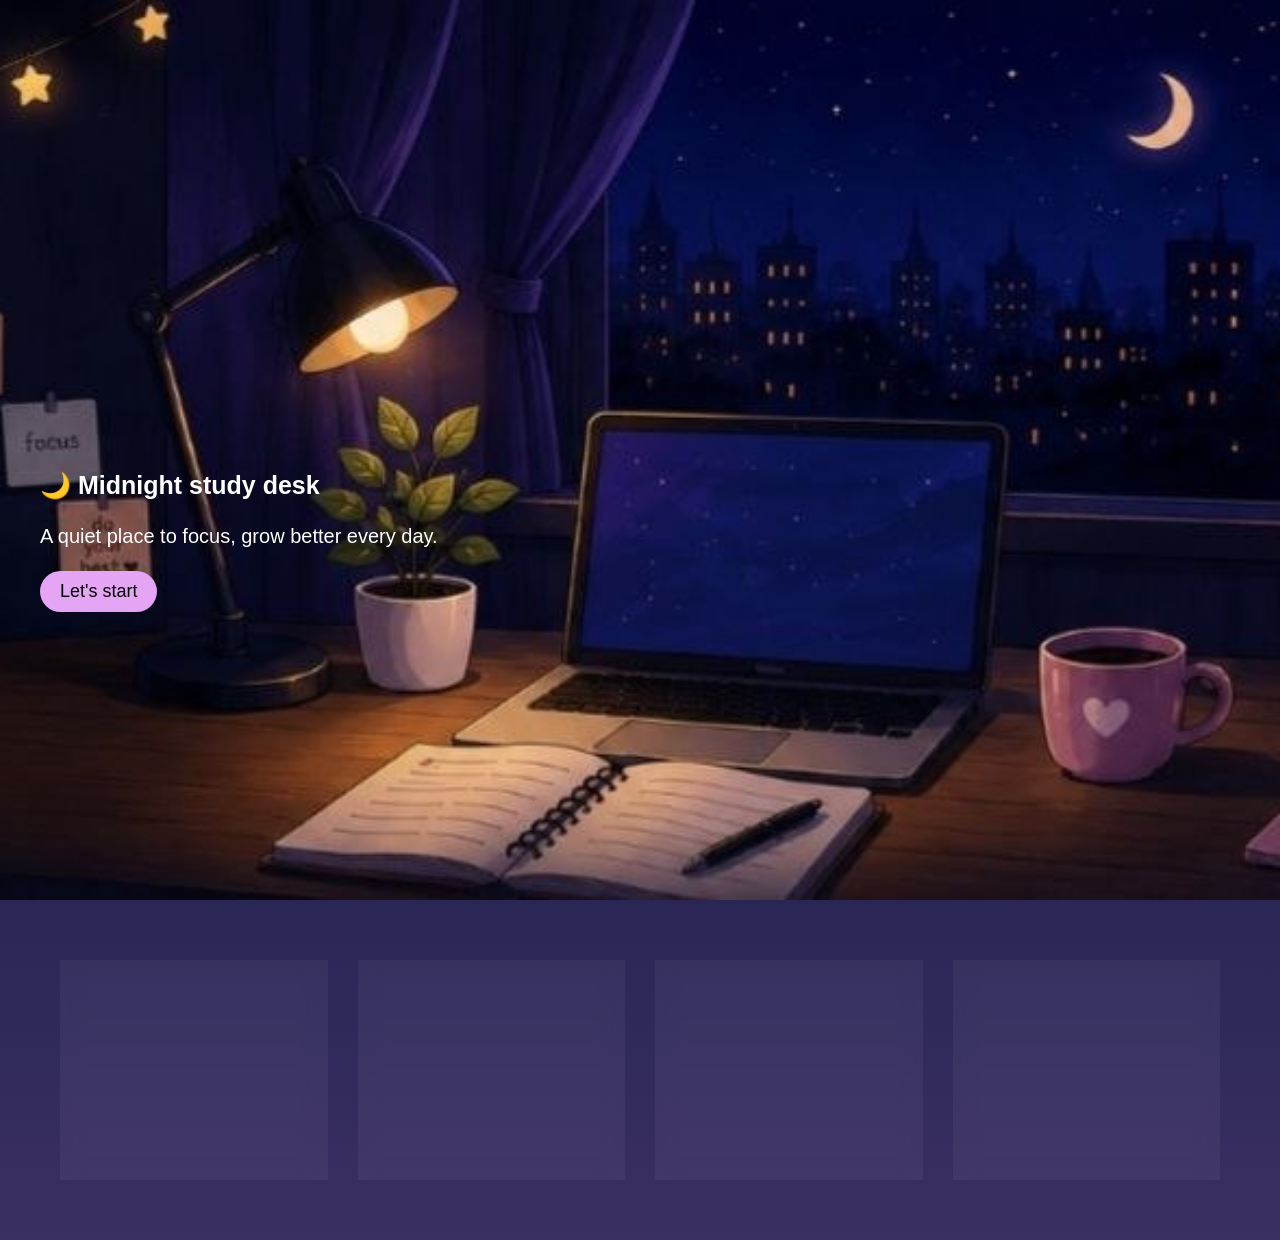
<file: index.html>
<!DOCTYPE html>
<html>

<head>
    <meta charset="UTF-8">
    <meta name="viewport" content="width=device-width, initial-scale=1.0">
    <title> Midnight study desk </title>
    <link rel="stylesheet" href="style.css">
</head>

<body>
    <div class="hero">
        <div class="overlay">
            <h2>
                🌙 Midnight study desk
            </h2>
            <p>
                A quiet place to focus, grow better every day.
            </p>
            <button>
                Let's start
            </button>
        </div>
    </div>
    <div class="cards">
        <a href="study.html" class="card">

            📚
            <h2> study </h2>
            <p>
                Keep learning
            </p>
        </a>

        <a href="break.html" class="card">
            ☕️
            <h2> break</h2>
            <p>
                you deserve it
            </p>
        </a>

        <a href="goals.html" class="card">
            📝
            <h2>Goals</h2>
            <p>
                Plan your day
            </p>
        </a>

        <a href="ideas.html" class="card">
            💡
            <h2> Ideas</h2>
            <p>
                be creative
            </p>
        </a>
    </div>
</body>

</html>
</file>
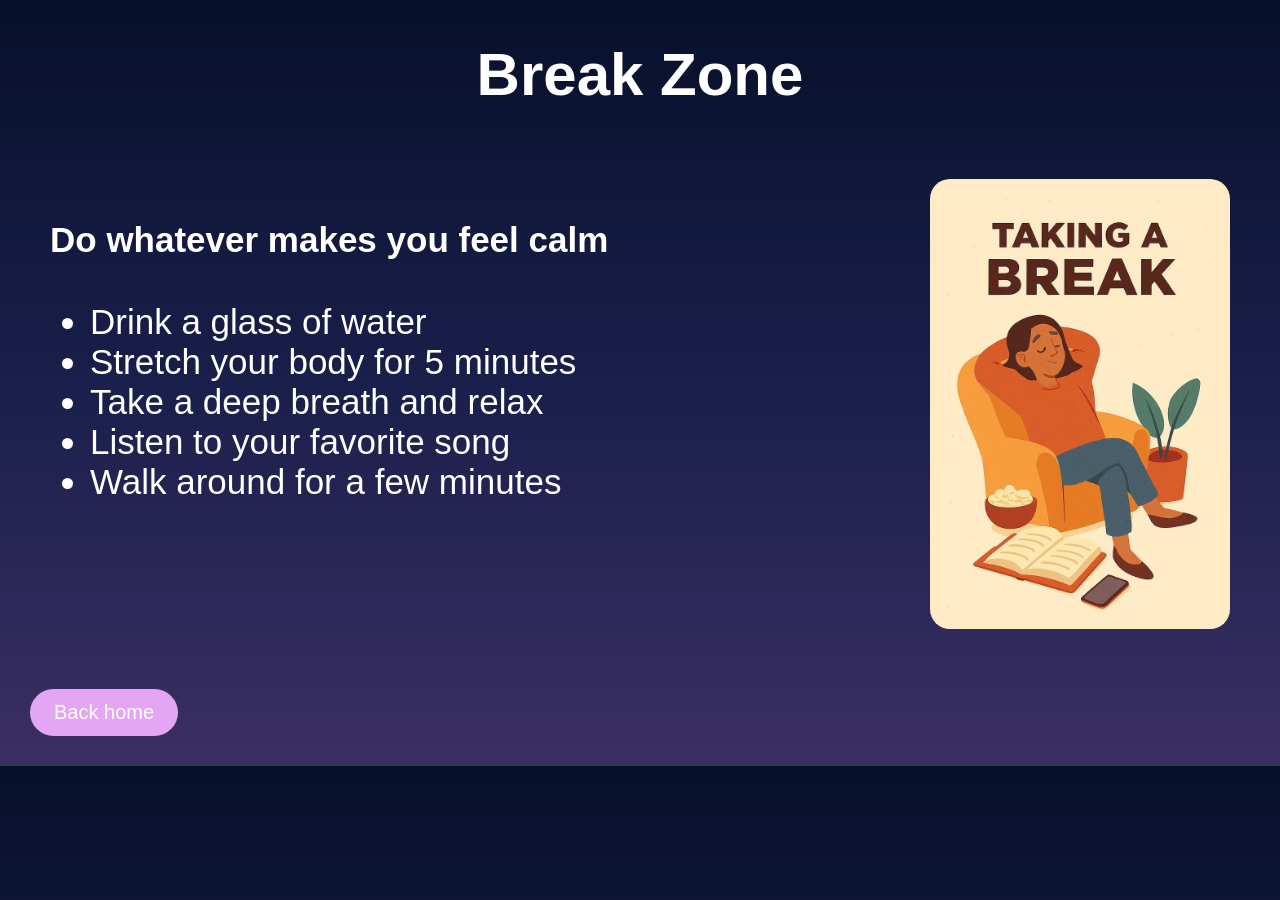
<file: break.html>
<!DOCTYPE html>
<html>

<head>
    <title>Break</title>
    <link rel="stylesheet" href="style.css">
</head>

<body class="break-page">
    <h1 class="haha"> Break Zone</h1>
    <div class="content">
        <div class="text">
            <p class="jojy"> Do whatever makes you feel calm </p>
            <ul>
                <li> Drink a glass of water</li>
                <li> Stretch your body for 5 minutes</li>
                <li> Take a deep breath and relax</li>
                <li> Listen to your favorite song</li>
                <li> Walk around for a few minutes</li>
            </ul>
        </div>
        <img src="images/break.png" alt="study" width="250">
    </div>
    <a href="index.html" class="back-button"> Back home </a>
</body>

</html>
</file>
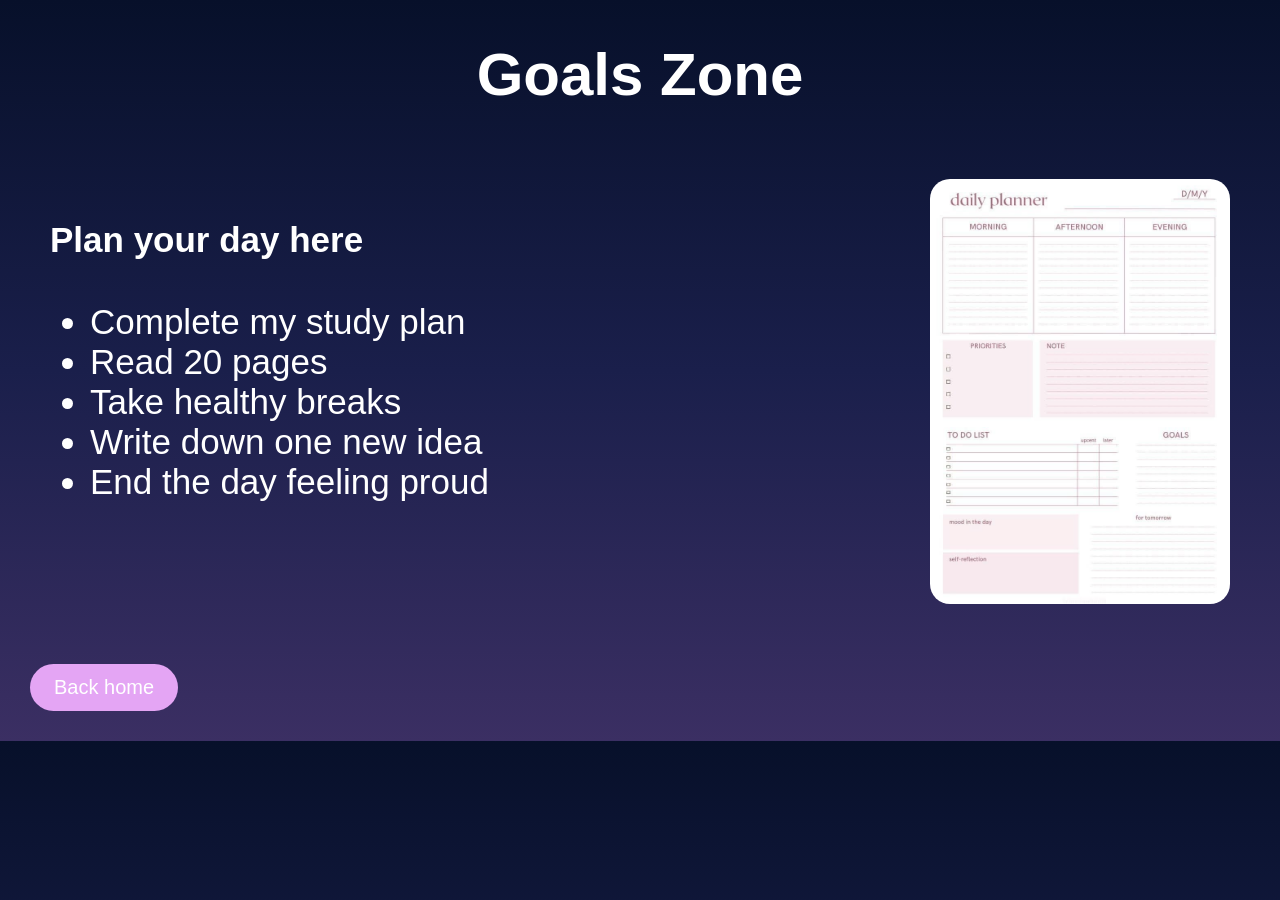
<file: goals.html>
<!DOCTYPE html>
<html>

<head>
    <title>Goals</title>
    <link rel="stylesheet" href="style.css">
</head>

<body class="goals-page">
    <h1 class="hola"> Goals Zone</h1>
    <div class="content">
        <div class="text">
            <p class="nene"> Plan your day here </p>
            <ul>
                <li> Complete my study plan</li>
                <li> Read 20 pages</li>
                <li> Take healthy breaks</li>
                <li> Write down one new idea</li>
                <li> End the day feeling proud</li>
            </ul>
        </div>
        <img src="images/goals.png" alt="study" width="250">
    </div>
    <a href="index.html" class="back-button"> Back home </a>
</body>

</html>
</file>
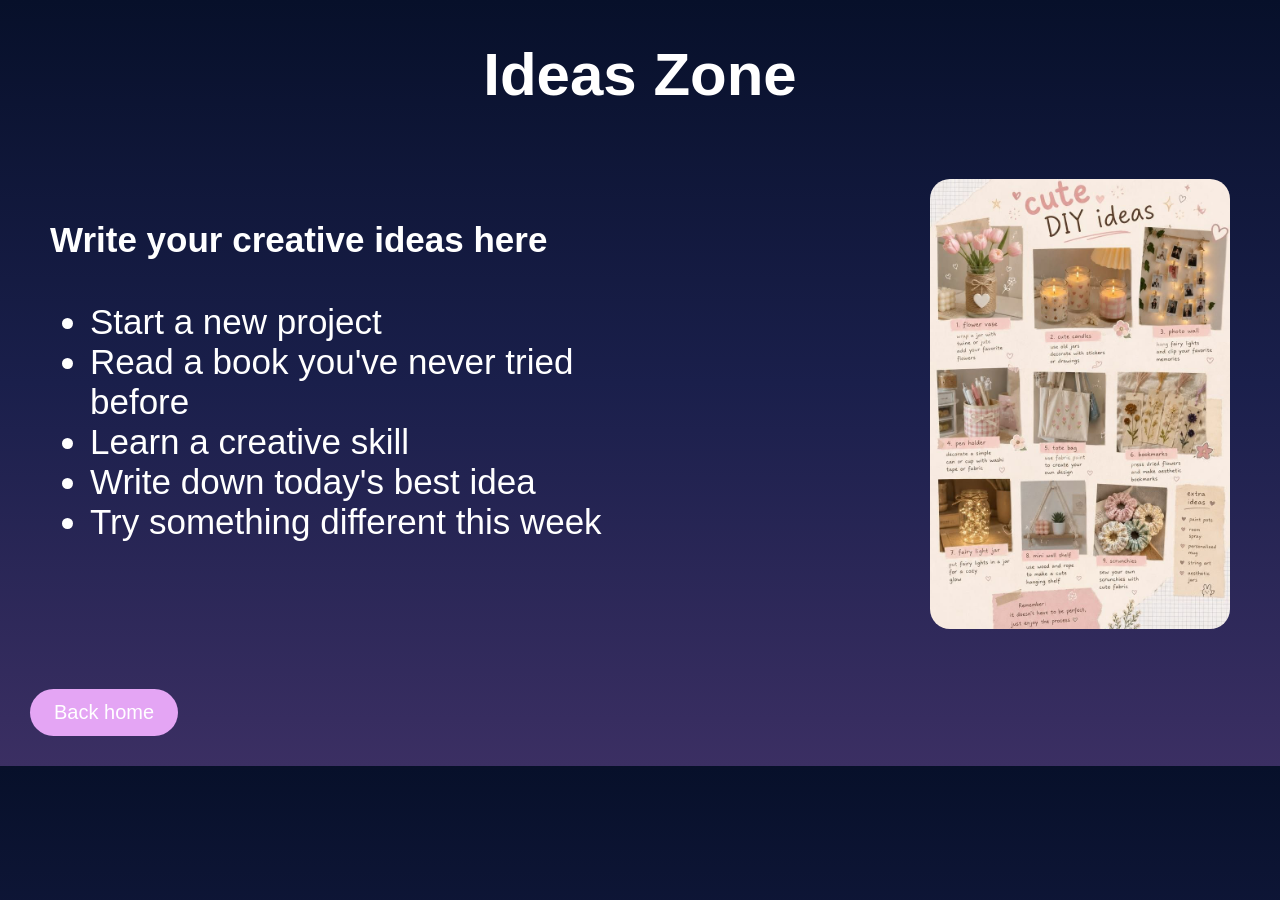
<file: ideas.html>
<!DOCTYPE html>
<html>

<head>
    <title>Ideas</title>
    <link rel="stylesheet" href="style.css">
</head>

<body class="ideas-page">
    <h1 class="rovy"> Ideas Zone</h1>
    <div class="content">
        <div class="text">
            <p class="tuti">Write your creative ideas here </p>
            <ul>
                <li> Start a new project</li>
                <li> Read a book you've never tried before</li>
                <li> Learn a creative skill</li>
                <li> Write down today's best idea</li>
                <li> Try something different this week</li>
            </ul>
        </div>
        <img src="images/ideas.png" alt="ideas" width="250">
    </div>
    <a href="index.html" class="back-button"> Back home </a>
</body>

</html>
</file>
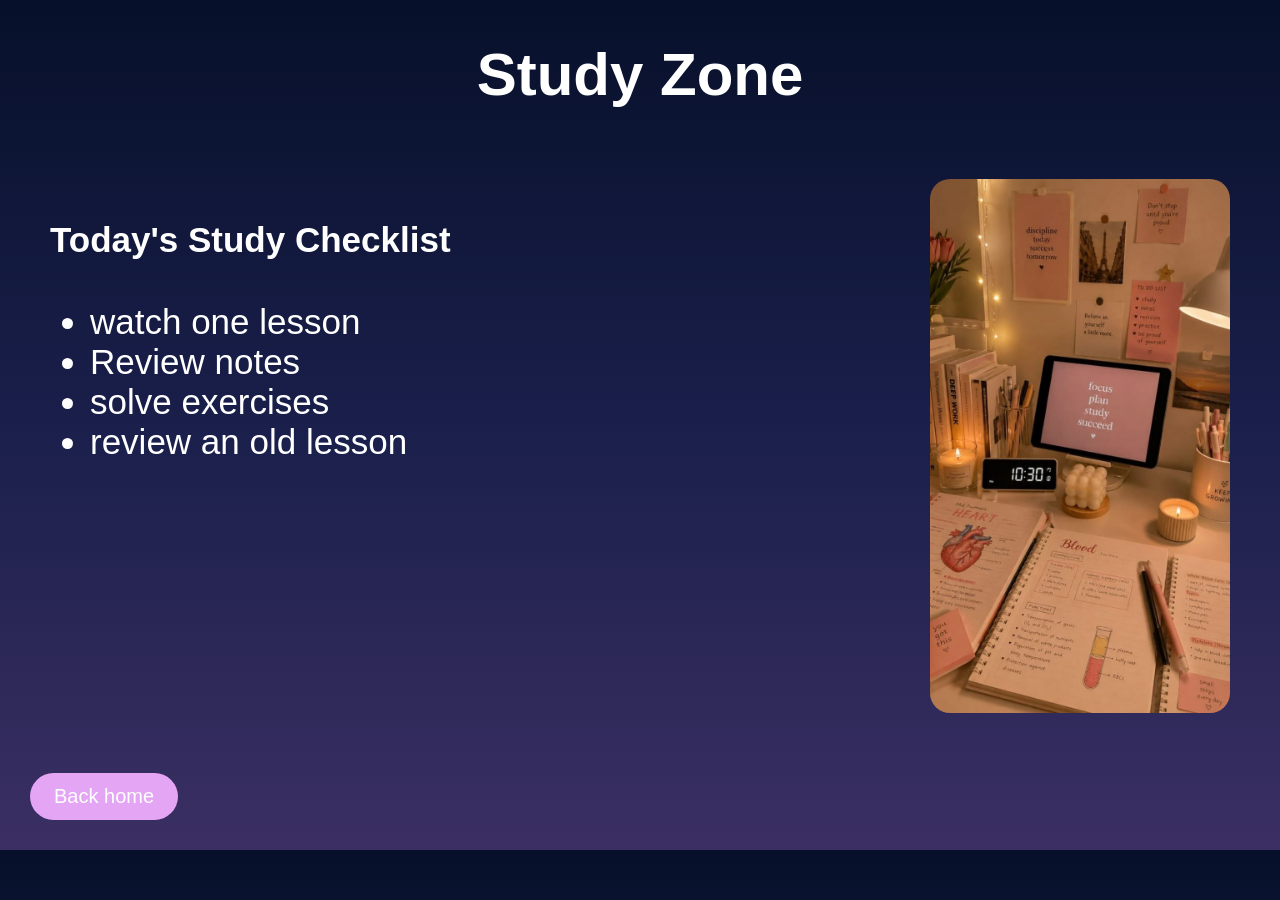
<file: study.html>
<!DOCTYPE html>
<html>

<head>
    <title>study</title>
    <link rel="stylesheet" href="style.css">
</head>

<body class="study-page">
    <h1 class="page-title"> Study Zone</h1>
    <div class="content">
        <div class="text">
            <p class="checklist-title">Today's Study Checklist</p>
            <ul>
                <li> watch one lesson </li>
                <li> Review notes </li>
                <li> solve exercises </li>
                <li> review an old lesson </li>
            </ul>
        </div>
        <img src="images/study.png" alt="study" width="250">
    </div>
    <a href="index.html" class="back-button"> Back home </a>
</body>

</html>
</file>
<file: style.css>
body {
    margin: 0;
    background: linear-gradient(180deg,
            #07102a,
            #1a1f4b,
            #3b2f63);
    font-family: Arial;
    color: white;
}

.hero {
    height: 100vh;
    background-image: url("images/hero.png");
    background-size:
        cover;
    background-position:
        center;
    display: flex;
    align-items: flex-start;
}

.overlay {
    padding: 450px 40px 40px 40px;
    width: 50%;
}

h2 {
    font-size: 25px;
}

p {
    font-size: 20px;
    line-height: 1.5;
}

button {
    background: #e4a5f4;
    padding: 10px 20px;
    border: none;
    border-radius: 40px;
    font-size: 18px;
    cursor: pointer;
    animation: float 3s infinite;
}

button:hover {
    transform:
        translateY(-5px);
}

.cards {
    container-type: inline-size;
    display: grid;
    grid-template-columns:
        repeat(4, 1fr);
    gap: 30px;
    padding: 60px;
}

.card {

    background:
        rgba(255, 255, 255, .05);
    padding: 40px;
    border-radius: 25px;
    text-align: center;
    transition: 0.2s;
    backdrop-filter: blur(10px);
    text-decoration: none;
    color: white;
}

.card:hover {
    transform:
        translateY(-10px);
}

@keyframes float {
    0% {
        transform: translateY(0);
    }

    50% {
        transform: translateY(-10px);
    }

    100% {
        transform: translateY(0);
    }
}

@media (max-width:900px) {
    .overlay {
        padding: 250px 20px;
        width: 90%;
    }

    .cards {
        grid-template-columns:
            1fr;
    }

}

.study-page {
    background: linear-gradient(180deg,
            #07102a,
            #1a1f4b,
            #3b2f63);
}

.page-title {
    text-align: center;
    font-size: 60px;
}

.content {
    display: flex;
    justify-content: space-between;
    align-items: center;

    padding: 5px;
}

.text {
    width: 100%;
}

.content img {
    width: 300px;
    border-radius: 20px;
}

.ideas-page {
    background: linear-gradient(180deg,
            #07102a,
            #1a1f4b,
            #3b2f63);

}

.goals-page {
    background: linear-gradient(180deg,
            #07102a,
            #1a1f4b,
            #3b2f63);
}

.break-page {
    background: linear-gradient(180deg,
            #07102a,
            #1a1f4b,
            #3b2f63);
}

.text {
    width: 50%;
    font-size: 35px;
}

.content {
    display: flex;
    justify-content: space-between;
    align-items: flex-start;
    padding: 30px 50px;
}

.checklist-title {
    font-size: 35px;
    font-weight: bold;
    margin-bottom: 20px;
}

.jojy {
    font-size: 35px;
    font-weight: bold;
    margin-bottom: 20px;
}

.haha {
    text-align: center;
    font-size: 60px;
}

.nene {
    font-size: 35px;
    font-weight: bold;
    margin-bottom: 20px;
}

.hola {
    text-align: center;
    font-size: 60px;
}

.tuti {
    font-size: 35px;
    font-weight: bold;
    margin-bottom: 20px;
}

.rovy {
    text-align: center;
    font-size: 60px;
}

.back-button {
    display: inline-block;
    margin: 30px;
    padding: 12px 24px;
    background: #e4a5f4;
    color: white;
    text-decoration: none;
    border-radius: 30px;
    font-size: 20px;
}

.back-button:hover {
    transform: translateY(-3px);
}
</file>
